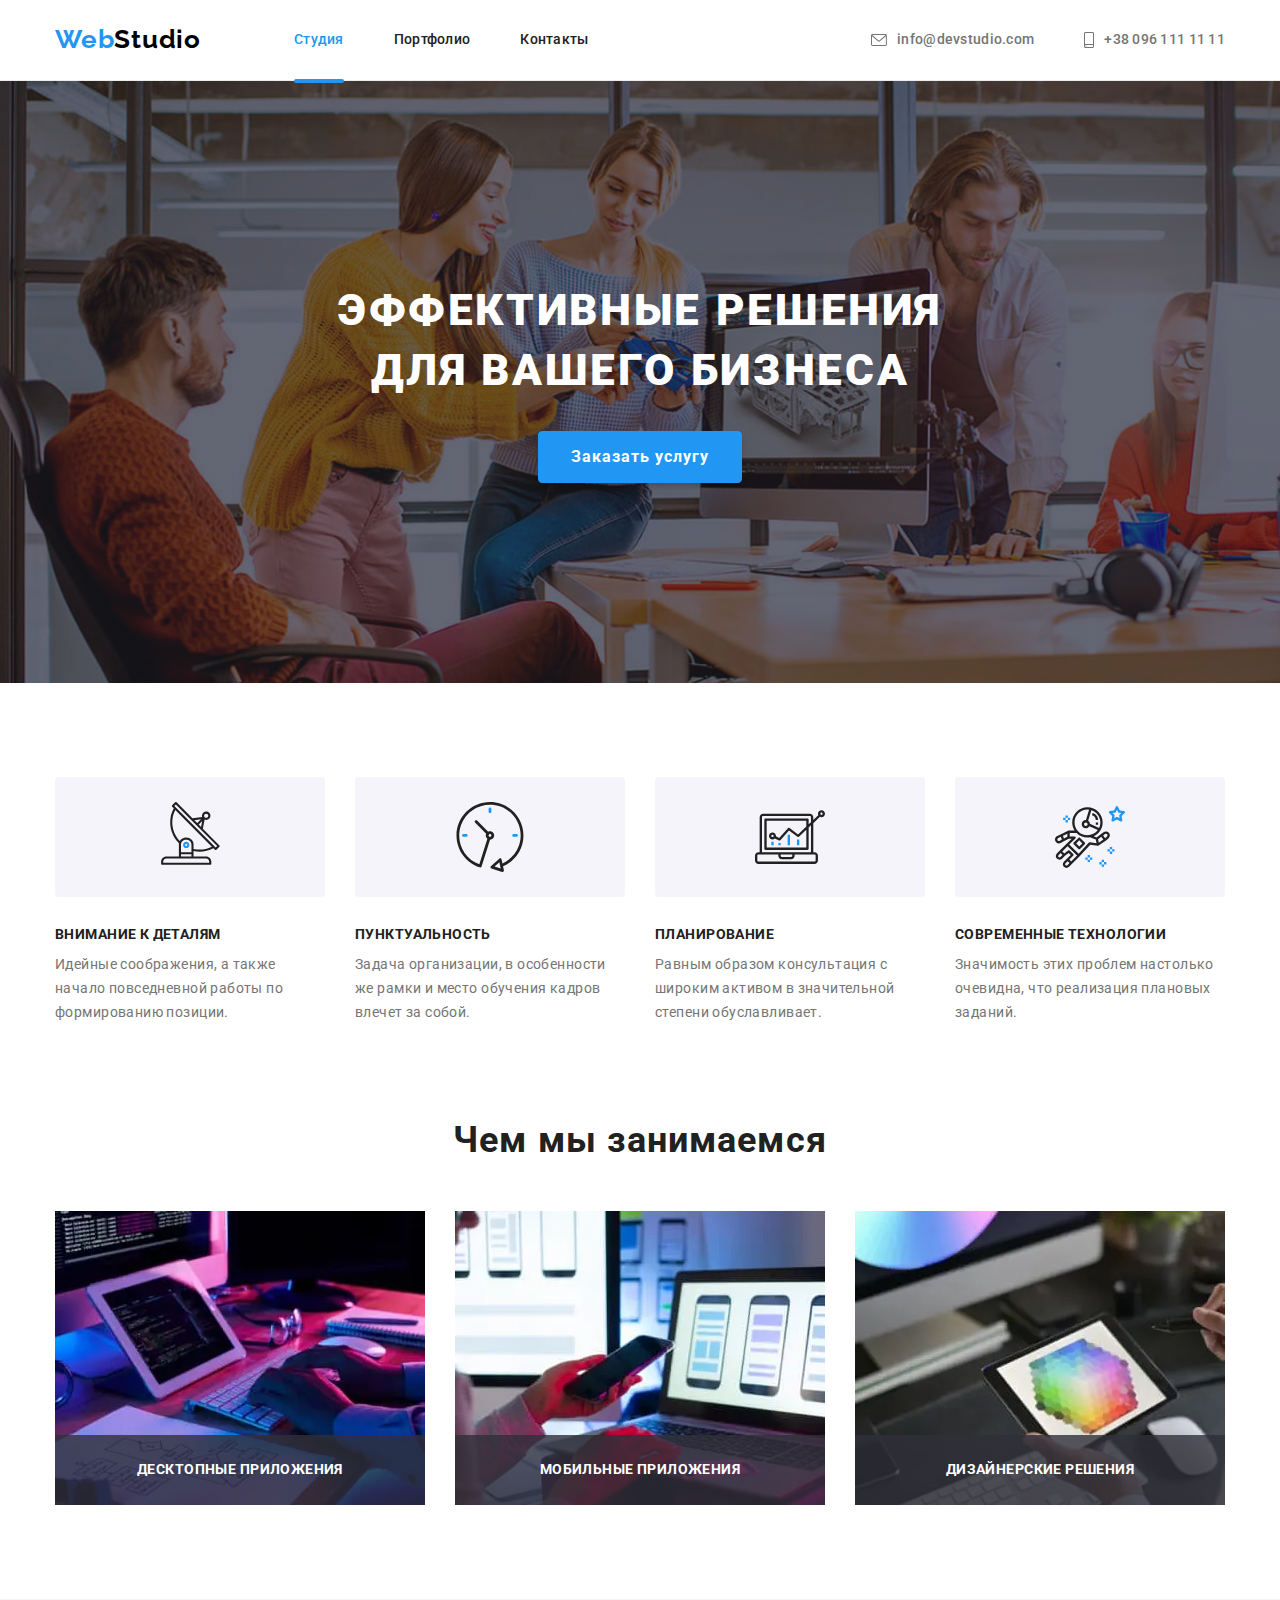
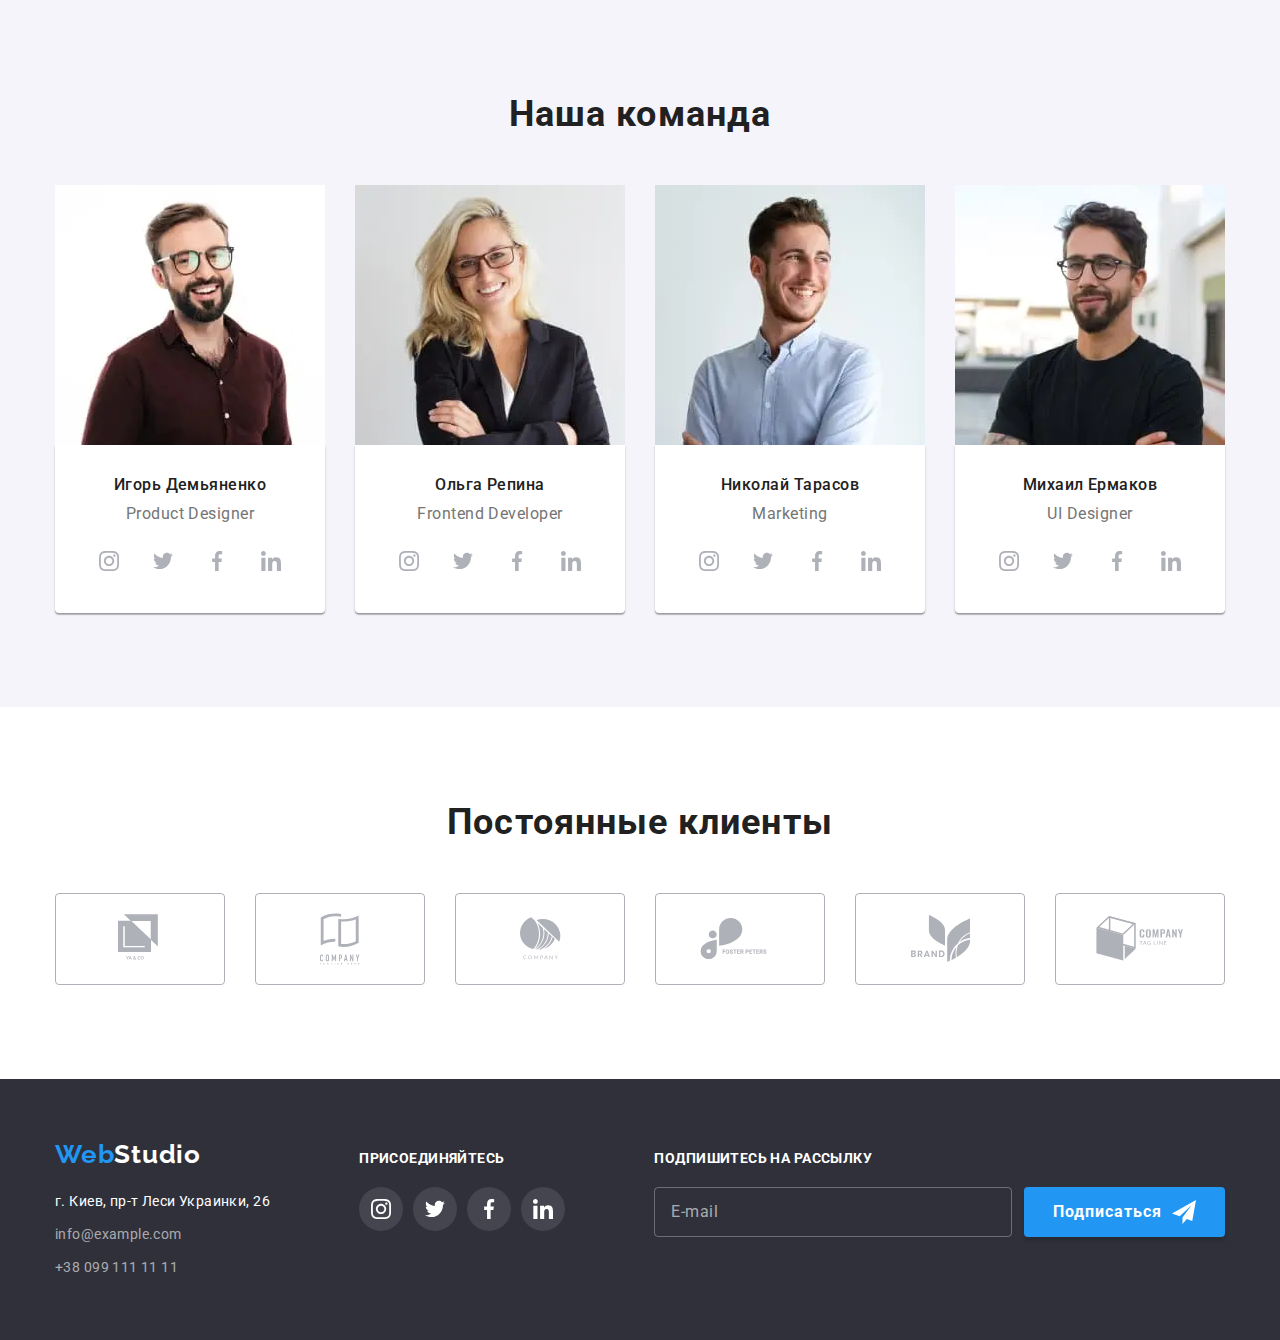
<file: index.html>
<!DOCTYPE html>
<html lang="ru">
<head>
    <meta charset="UTF-8">
    <meta http-equiv="X-UA-Compatible" content="IE=edge">
    <meta name="viewport" content="width=device-width, initial-scale=1.0">
    <title>Студия</title>
    <link rel="stylesheet" href="https://cdnjs.cloudflare.com/ajax/libs/modern-normalize/1.0.0/modern-normalize.min.css">
    <link rel="preconnect" href="https://fonts.gstatic.com">
    <link href="https://fonts.googleapis.com/css2?family=Raleway:wght@700&family=Roboto:wght@400;500;700;900&display=swap"
      rel="stylesheet">
        <link rel="stylesheet" href="./css/main.min.css">
</head>

<body>

    <!-- HEADER-->

    <header class="header">
        <div class="container">
            <nav class="navigation">
                <a class="logo logo__header link" href="./index.html">Web<span class="logo__theme_durk">Studio</span></a>
                <ul class="navigation_list list">
                    <li class="navigation__item">
                        <a class="navigation__current navigation__link link" href="./index.html">Студия</a>
                    </li>
                    <li class="navigation__item">
                        <a class="navigation__link link" href="./portfolio.html">Портфолио</a>
                    </li>
                    <li class="navigation__item">
                        <a class="navigation__link link" href="">Контакты</a>
                    </li>
                </ul>
            </nav>
            <button type="button" class="header__burger-btn" data-menu-button>
                <svg class="header__burger-icon" width="40" height="40">
                    <use href="./images/sprite.svg#icon-menu"></use>
                </svg>
            </button>
            <ul class="header__contacts-list list">
                <li class="header__contacts-item">
                    <a class="header__contacts-link link" href="mailto=info@devstudio.com">
                        <svg class="header__contacts-icon" width="16" height="12">
                            <use href="./images/sprite.svg#icon-envelope"></use>
                        </svg>info@devstudio.com
                    </a>
                </li>
                <li class="header__contacts-item">
                    <a class="header__contacts-link link" href="tel:+380961111111">
                        <svg class="header__contacts-icon" width="10" height="16">
                        <use href="./images/sprite.svg#icon-smartphone"></use>
                        </svg>+38 096 111 11 11
                    </a> 
                </li>
            </ul>
        </div>

        <!--=============== mobile menu  ===============-->

        <div class="mobile-menu" data-menu>
            <button type="button" class="mobile-menu__close-btn js-close-menu" data-menu-close>
                <svg class="mobile-menu__close-icon" width="40" height="40">
                    <use href="./images/sprite.svg#icon-close"></use>
                </svg>
            </button>
            <div class="mobile-menu__container">
                <ul class="mobile-menu__nav-list list">
                    <li class="mobile-menu__nav-item">
                        <a href="./index.html" class="mobile-menu__nav-link mobile-menu__current link">Студия</a>
                    </li>
                    <li class="mobile-menu__nav-item">
                        <a href="./portfolio.html" class="mobile-menu__nav-link link">Портфолио</a>
                    </li>
                    <li class="mobile-menu__nav-item">
                        <a href="#" class="mobile-menu__nav-link link">Контакты</a>
                    </li>
                </ul>
                <div class="mobile-menu__contacts">
                    <ul class="mobile-menu__contacts-list list">
                        <li class="mobile-menu__contacts-item">
                            <a href="tel:380961111111" class="mobile-menu__phone-link link">
                                +38 096 111 11 11</a>
                        </li>
                        <li class="mobile-menu__contacts-item">
                            <a href="mailto:info@devstudio.co" class="mobile-menu__mail-link mobile-menu__contact-link--color link">
                                info@devstudio.com</a>
                        </li>
                    </ul>
                    <ul class="mobile-menu__social-list list">
                        <li class="mobile-menu__social-item">
                            <a href="#" class="mobile-menu__social-link link">Instagram</a>
                        </li>
                        <li class="mobile-menu__social-item">
                            <a href="#" class="mobile-menu__social-link link">Twitter</a>
                        </li>
                        <li class="mobile-menu__social-item">
                            <a href="#" class="mobile-menu__social-link link">Facebook</a>
                        </li>
                        <li class="mobile-menu__social-item">
                            <a href="#" class="mobile-menu__social-link link">Linkedln</a>
                        </li>
                    </ul>
                </div>

            </div>
            
        </div>

        <!--===============end mobile menu  ===============-->
    </header>

    <main>

        <!-- HERO-->
        
        <section class="hero">
            <div class="container">
                <h1 class="hero__title">Эффективные решения для вашего бизнеса</h1>
                <button class="modal-btn hero__modal-btn" data-modal-open type="button">Заказать услугу</button>
            </div>
        </section>
        
        <!-- About US -->

        <section class="about">
            <div class="container">
                <h2 class="visually-hidden">О нас</h2>
                <ul class="about__list list">
                    <li class="about__item">
                        <div class="about__container-icon">
                            <svg class="about__icon" width="70" height="70">
                                <use href="./images/sprite.svg#icon-antenna"></use>
                            </svg>
                        </div>
                        <h3 class="about__title">Внимание к деталям</h3>
                        <p class="about__dscrptn">Идейные соображения, а также начало повседневной работы по формированию позиции.</p>
                    </li>
                    <li class="about__item">
                        <div class="about__container-icon">
                            <svg class="about__icon" width="70" height="70">
                                <use href="./images/sprite.svg#icon-clock"></use>
                            </svg>
                        </div>
                        <h3 class="about__title">Пунктуальность</h3>
                        <p class="about__dscrptn">Задача организации, в особенности же рамки и место обучения кадров влечет за собой.</p>
                    </li>
                    <li class="about__item">
                        <div class="about__container-icon">
                            <svg class="about__icon" width="70" height="70">
                                <use href="./images/sprite.svg#icon-diagram"></use>
                            </svg>
                        </div>
                        <h3 class="about__title">Планирование</h3>
                        <p class="about__dscrptn">Равным образом консультация с широким активом в значительной степени обуславливает.</p>
                    </li>
                    <li class="about__item">
                        <div class="about__container-icon">
                            <svg class="about__icon" width="70" height="70">
                                <use href="./images/sprite.svg#icon-astronaut"></use>
                            </svg>
                        </div>
                        <h3 class="about__title">Современные технологии</h3>
                        <p class="about__dscrptn">Значимость этих проблем настолько очевидна, что реализация плановых заданий.</p>
                    </li>
                </ul>
            </div>
        </section>

        <!--Our occupation-->

        <section class="occupation">
            <div class="container">
                <h2 class="occupation__title">Чем мы занимаемся</h2>
                <ul class="occupation__list list">
                    <li class="occupation__item">
                        <picture class="picture">
                            <source srcset="./images/img-section-occupation/desktop-occupation1.webp 1x, ./images/img-section-occupation/desktop-occupation1@2x.webp 2x"
                                media="(min-width: 1200px)" type="image/webp">
                            <source srcset="./images/img-section-occupation/desktop-occupation1.jpg 1x, ./images/img-section-occupation/desktop-occupation1.jpg 2x"
                                media="(min-width: 1200px)">
                            <img src="./images/img-section-occupation/desktop-occupation1.jpg" alt="разработчик занимается версткой">
                        </picture>
                       
                        <p class="occupation__caption">Десктопные приложения</p>
                    </li>
                    <li class="occupation__item">
                        <picture class="picture">
                            <source
                                srcset="./images/img-section-occupation/desktop-occupation2.webp 1x, ./images/img-section-occupation/desktop-occupation2@2x.webp 2x"
                                media="(min-width: 1200px)" type="image/webp">
                            <source
                                srcset="./images/img-section-occupation/desktop-occupation2.jpg 1x, ./images/img-section-occupation/desktop-occupation2.jpg 2x"
                                media="(min-width: 1200px)">
                            <img src="./images/img-section-occupation/desktop-occupation2.jpg" alt="разработчик работает над интерфейсом">
                        </picture>
                        
                        <p class="occupation__caption">Мобильные приложения</p>
                    </li>
                    <li class="occupation__item">
                        <picture class="picture">
                            <source
                                srcset="./images/img-section-occupation/desktop-occupation3.webp 1x, ./images/img-section-occupation/desktop-occupation3@2x.webp 2x"
                                media="(min-width: 1200px)" type="image/webp">
                            <source
                                srcset="./images/img-section-occupation/desktop-occupation3.jpg 1x, ./images/img-section-occupation/desktop-occupation3.jpg 2x"
                                media="(min-width: 1200px)">
                            <img src="./images/img-section-occupation/desktop-occupation3.jpg" alt="разработчик подбирает цветовое решение">
                        </picture>
                        <p class="occupation__caption">Дизайнерские решения</p>
                    </li>
                </ul>
            </div>
        </section>

        <!--Developments team-->

        <section class="developments">
            <div class="container">
                <h2 class="developments__title">Наша команда</h2>
                <ul class="developments__list list">
                    <li class="developments__item">
                        <picture class="picture">
                            <source
                                srcset="./images/img-section-development-team/desktop/desktop-product-designer.webp 1x, ./images/img-section-development-team/desktop/desktop-product-designer@2x.webp 2x"
                                media="(min-width: 1200px)" type="image/webp">
                            <source srcset="./images/img-section-development-team/desktop/desktop-product-designer.jpg 1x, ./images/img-section-development-team/desktop/desktop-product-designer@2x.jpg 2x" media="(min-width: 1200px)">
                            
                            <source
                                srcset="./images/img-section-development-team/tablet/tablet-product-designer.webp 1x, ./images/img-section-development-team/tablet/tablet-product-designer@2x.webp 2x"
                                media="(min-width: 768px)" type="image/webp">
                            <source srcset="./images/img-section-development-team/tablet/tablet-product-designer.jpg 1x, ./images/img-section-development-team/tablet/tablet-product-designer@2x.jpg 2x" media="(min-width: 768px)">
                            
                            <source
                                srcset="./images/img-section-development-team/mobile/mobile-product-designer.webp 1x, ./images/img-section-development-team/mobile/mobile-product-designer@2x.webp 2x"
                                media="(min-width: 320px)" type="image/webp">
                            <source srcset="./images/img-section-development-team/mobile/mobile-product-designer.jpg 1x, ./images/img-section-development-team/mobile/mobile-product-designer@2x.jpg 2x" media="(min-width: 320px)">
                            
                            <img src="./images/img-section-development-team/mobile/mobile-product-designer.jpg" alt="фотография дизайнера">
                        </picture>
                        
                        <div class="developments__wrapper">
                            <h3 class="developments__title-team">Игорь Демьяненко</h3>
                            <p class="developments__dscrptn" lang="en">Product Designer</p>
                            <ul class="social-list list">
                                <li class="social-list__item">
                                    <a href="" class="social-list__link link">
                                        <svg class="social-list__icon" width="20" height="20">
                                            <use href="./images/sprite.svg#icon-instagram"></use>
                                        </svg>
                                    </a>
                                </li>
                                <li class="social-list__item">
                                    <a href="" class="social-list__link link">
                                        <svg class="social-list__icon" width="20" height="20">
                                            <use href="./images/sprite.svg#icon-twitter"></use>
                                        </svg>
                                    </a>
                                </li>
                                <li class="social-list__item">
                                    <a href="" class="social-list__link link">
                                        <svg class="social-list__icon" width="20" height="20">
                                            <use href="./images/sprite.svg#icon-facebook"></use>
                                        </svg>
                                    </a>
                                </li>
                                <li class="social-list__item">
                                    <a href="" class="social-list__link link">
                                        <svg class="social-list__icon" width="20" height="20">
                                            <use href="./images/sprite.svg#icon-linkedin"></use>
                                        </svg>
                                    </a>
                                </li>
                            </ul>
                        </div>
                    </li>
                    <li  class="developments__item">
                        <picture class="picture">
                            <source
                                srcset="./images/img-section-development-team/desktop/desktop-frontend-developer.webp 1x, ./images/img-section-development-team/desktop/desktop-frontend-developer@2x.webp 2x"
                                media="(min-width: 1200px)" type="image/webp">
                            <source
                                srcset="./images/img-section-development-team/desktop/desktop-frontend-developer.jpg 1x, ./images/img-section-development-team/desktop/desktop-frontend-developer@2x.jpg 2x"
                                media="(min-width: 1200px)">
                            
                            <source
                                srcset="./images/img-section-development-team/tablet/tablet-frontend-developer.webp 1x, ./images/img-section-development-team/tablet/tablet-frontend-developer@2x.webp 2x"
                                media="(min-width: 768px)" type="image/webp">
                            <source
                                srcset="./images/img-section-development-team/tablet/tablet-frontend-developer.jpg 1x, ./images/img-section-development-team/tablet/tablet-frontend-developer@2x.jpg 2x"
                                media="(min-width: 768px)">
                            
                            <source
                                srcset="./images/img-section-development-team/mobile/mobile-frontend-developer.webp 1x, ./images/img-section-development-team/mobile/mobile-frontend-developer@2x.webp 2x"
                                media="(min-width: 320px)" type="image/webp">
                            <source
                                srcset="./images/img-section-development-team/mobile/mobile-frontend-developer.jpg 1x, ./images/img-section-development-team/mobile/mobile-frontend-developer@2x.jpg 2x"
                                media="(min-width: 320px)">
                            <img src="./images/img-section-development-team/mobile/mobile-frontend-developer.jpg" alt="фотография фронтенд разработчика">
                        </picture>
                        
                        <div class="developments__wrapper">
                            <h3 class="developments__title-team">Ольга Репина</h3>
                            <p class="developments__dscrptn" lang="en">Frontend Developer</p>
                            <ul class="social-list list">
                                <li class="social-list__item">
                                    <a href="" class="social-list__link link">
                                        <svg class="social-list__icon" width="20" height="20">
                                            <use href="./images/sprite.svg#icon-instagram"></use>
                                        </svg>
                                    </a>
                                </li>
                                <li class="social-list__item">
                                    <a href="" class="social-list__link link">
                                        <svg class="social-list__icon" width="20" height="20">
                                            <use href="./images/sprite.svg#icon-twitter"></use>
                                        </svg>
                                    </a>
                                </li>
                                <li class="social-list__item">
                                    <a href="" class="social-list__link link">
                                        <svg class="social-list__icon" width="20" height="20">
                                            <use href="./images/sprite.svg#icon-facebook"></use>
                                        </svg>
                                    </a>
                                </li>
                                <li class="social-list__item">
                                    <a href="" class="social-list__link link">
                                        <svg class="social-list__icon" width="20" height="20">
                                            <use href="./images/sprite.svg#icon-linkedin"></use>
                                        </svg>
                                    </a>
                                </li>
                            </ul>
                        </div>
                    </li>
                    <li  class="developments__item">
                        <picture class="picture">
                            <source
                                srcset="./images/img-section-development-team/desktop/desktop-marketing.webp 1x, ./images/img-section-development-team/desktop/desktop-marketing@2x.webp 2x"
                                media="(min-width: 1200px)" type="image/webp">
                            <source
                                srcset="./images/img-section-development-team/desktop/desktop-marketing.jpg 1x, ./images/img-section-development-team/desktop/desktop-marketing@2x.jpg 2x"
                                media="(min-width: 1200px)">
                            
                            <source
                                srcset="./images/img-section-development-team/tablet/tablet-marketing.webp 1x, ./images/img-section-development-team/tablet/tablet-marketing@2x.webp 2x"
                                media="(min-width: 768px)" type="image/webp">
                            <source
                                srcset="./images/img-section-development-team/tablet/tablet-marketing.jpg 1x, ./images/img-section-development-team/tablet/tablet-marketing@2x.jpg 2x"
                                media="(min-width: 768px)">
                            
                            <source
                                srcset="./images/img-section-development-team/mobile/mobile-marketing.webp 1x, ./images/img-section-development-team/mobile/mobile-marketing@2x.webp 2x"
                                media="(min-width: 320px)" type="image/webp">
                            <source
                                srcset="./images/img-section-development-team/mobile/mobile-marketing.jpg 1x, ./images/img-section-development-team/mobile/mobile-marketing@2x.jpg 2x"
                                media="(min-width: 320px)">
                            <img src="./images/img-section-development-team/mobile/mobile-marketing.jpg" alt="фотография маркетолога">
                        </picture>
                        
                        <div class="developments__wrapper">
                            <h3 class="developments__title-team">Николай Тарасов</h3>
                            <p class="developments__dscrptn" lang="en">Marketing</p>
                            <ul class="social-list list">
                                <li class="social-list__item">
                                    <a href="" class="social-list__link link">
                                        <svg class="social-list__icon" width="20" height="20">
                                            <use href="./images/sprite.svg#icon-instagram"></use>
                                        </svg>
                                    </a>
                                </li>
                                <li class="social-list__item">
                                    <a href="" class="social-list__link link">
                                        <svg class="social-list__icon" width="20" height="20">
                                            <use href="./images/sprite.svg#icon-twitter"></use>
                                        </svg>
                                    </a>
                                </li>
                                <li class="social-list__item">
                                    <a href="" class="social-list__link link">
                                        <svg class="social-list__icon" width="20" height="20">
                                            <use href="./images/sprite.svg#icon-facebook"></use>
                                        </svg>
                                    </a>
                                </li>
                                <li class="social-list__item">
                                    <a href="" class="social-list__link link">
                                        <svg class="social-list__icon" width="20" height="20">
                                            <use href="./images/sprite.svg#icon-linkedin"></use>
                                        </svg>
                                    </a>
                                </li>
                            </ul>
                        </div>
                    </li>
                    <li  class="developments__item">
                        <picture class="picture">
                            <source
                                srcset="./images/img-section-development-team/desktop/desktop-ui-designer.webp 1x, ./images/img-section-development-team/desktop/desktop-ui-designer@2x.webp 2x"
                                media="(min-width: 1200px)" type="image/webp">
                            <source
                                srcset="./images/img-section-development-team/desktop/desktop-ui-designer.jpg 1x, ./images/img-section-development-team/desktop/desktop-ui-designer@2x.jpg 2x"
                                media="(min-width: 1200px)">
                            
                            <source
                                srcset="./images/img-section-development-team/tablet/tablet-ui-designer.webp 1x, ./images/img-section-development-team/tablet/tablet-ui-designer@2x.webp 2x"
                                media="(min-width: 768px)" type="image/webp">
                            <source
                                srcset="./images/img-section-development-team/tablet/tablet-ui-designer.jpg 1x, ./images/img-section-development-team/tablet/tablet-ui-designer@2x.jpg 2x"
                                media="(min-width: 768px)">
                            
                            <source
                                srcset="./images/img-section-development-team/mobile/mobile-ui-designer.webp 1x, ./images/img-section-development-team/mobile/mobile-ui-designer@2x.webp 2x"
                                media="(min-width: 320px)" type="image/webp">
                            <source
                                srcset="./images/img-section-development-team/mobile/mobile-ui-designer.jpg 1x, ./images/img-section-development-team/mobile/mobile-ui-designer@2x.jpg 2x"
                                media="(min-width: 320px)">
                            <img src="./images/img-section-development-team/mobile/mobile-ui-designer.jpg"
                                alt="фотография дизайнера пользовательского интерфейса">
                        </picture>
                          
                        <div class="developments__wrapper">
                            <h3 class="developments__title-team">Михаил Ермаков</h3>
                            <p class="developments__dscrptn" lang="en">UI Designer</p>
                            <ul class="social-list list">
                                <li class="social-list__item">
                                    <a href="" class="social-list__link link">
                                        <svg class="social-list__icon" width="20" height="20">
                                            <use href="./images/sprite.svg#icon-instagram"></use>
                                        </svg>
                                    </a>
                                </li>
                                <li class="social-list__item">
                                    <a href="" class="social-list__link link">
                                        <svg class="social-list__icon" width="20" height="20">
                                            <use href="./images/sprite.svg#icon-twitter"></use>
                                        </svg>
                                    </a>
                                </li>
                                <li class="social-list__item">
                                    <a href="" class="social-list__link link">
                                        <svg class="social-list__icon" width="20" height="20">
                                            <use href="./images/sprite.svg#icon-facebook"></use>
                                        </svg>
                                    </a>
                                </li>
                                <li class="social-list__item">
                                    <a href="" class="social-list__link link">
                                        <svg class="social-list__icon" width="20" height="20">
                                            <use href="./images/sprite.svg#icon-linkedin"></use>
                                        </svg>
                                    </a>
                                </li>
                            </ul>
                        </div>
                    </li>
                </ul>
            </div>
        </section>

        <!--Regular customers--> 
        <section class="customers">
            <div class="container">
              <h2 class="customers__title">Постоянные клиенты</h2>
                <ul class="customers__list list">
                    <li class="customers__item">
                        <a href="" class="customers__link link">
                            <svg class="customers__icon" width="44" height="49">
                                <use href="./images/sprite.svg#icon-logo-square"></use>
                            </svg>
                        </a>
                    </li>
                    <li class="customers__item">
                        <a href="" class="customers__link link">
                            <svg class="customers__icon" width="40" height="52">
                                <use href="./images/sprite.svg#icon-logo-window"></use>
                            </svg>
                        </a>
                    </li>
                    <li class="customers__item">
                        <a href="" class="customers__link link">
                            <svg class="customers__icon" width="41" height="43">
                                <use href="./images/sprite.svg#icon-logo-orange"></use>
                            </svg>
                        </a>
                    </li>
                    <li class="customers__item">
                        <a href="" class="customers__link link">
                            <svg class="customers__icon" width="80" height="42">
                                <use href="./images/sprite.svg#icon-logo-location"></use>
                            </svg>
                        </a>
                    </li>
                    <li class="customers__item">
                        <a href="" class="customers__link link">
                            <svg class="customers__icon" width="59" height="47">
                                <use href="./images/sprite.svg#icon-logo-leaves"></use>
                            </svg>
                        </a>
                    </li>
                    <li class="customers__item">
                        <a href="" class="customers__link link">
                            <svg class="customers__icon" width="88" height="45">
                                <use href="./images/sprite.svg#icon-logo-cube"></use>
                            </svg>
                        </a>
                    </li>
                </ul>

            </div>

        </section>
    </main>

    <!-- FOOTER-->
    
    <footer class="footer">
        <div class="footer__container-main container">
            <div class="footer__container-address">
                <a class="logo logo__footer link" href="./index.html">Web<span class="logo__theme_light">Studio</span></a>
                <address class="footer__address">
                    <ul class="contact-list list">
                        <li class="contact-list__item">
                            <a class="contact-list__link contact-list__link-address link" href="https://goo.gl/maps/tsdU5EEPxmvVZAaJ6"
                                target="_blank" rel="noopener noreferrer">г. Киев,
                                пр-т Леси Украинки, 26
                            </a>
                        </li>
                        <li class="contact-list__item">
                            <a class="contact-list__link link" href="mailto:info@example.com" lang="en">info@example.com</a>
                        </li>
                        <li class="contact-list__item">
                            <a class="contact-list__link link" href="tel:+380991111111">+38 099 111 11 11</a>
                        </li>
                    </ul>
                </address>
            </div>
            <div class="footer__container-icons">
                <p class="footer__join">Присоединяйтесь</p>
                <ul class="footer-list-icons list">
                    <li class="social-list__item footer-list-icons__item">
                        <a href="" class="social-list__link footer-list-icons__link link">
                            <svg class="social-list__icon" width="20" height="20">
                                <use href="./images/sprite.svg#icon-instagram"></use>
                            </svg>
                        </a>
                    </li>
                    <li class="social-list__item footer-list-icons__item">
                        <a href="" class="social-list__link footer-list-icons__link link">
                            <svg class="social-list__icon" width="20" height="20">
                                <use href="./images/sprite.svg#icon-twitter"></use>
                            </svg>
                        </a>
                    </li>
                    <li class="social-list__item footer-list-icons__item">
                        <a href="" class="social-list__link footer-list-icons__link link">
                            <svg class="social-list__icon" width="20" height="20">
                                <use href="./images/sprite.svg#icon-facebook"></use>
                            </svg>
                        </a>
                    </li>
                    <li class="social-list__item footer-list-icons__item">
                        <a href="" class="social-list__link footer-list-icons__link link">
                            <svg class="social-list__icon" width="20" height="20">
                                <use href="./images/sprite.svg#icon-linkedin"></use>
                            </svg>
                        </a>
                    </li>
                </ul>
            </div>
            <div class="footer__container-form">
                <form action="#" class="footer-form" autocomplete="off">
                    <p class="footer-form__subscriber">Подпишитесь на рассылку</p>
                    <div class="footer-form__container">
                        <input type="email" name="user-email" placeholder="E-mail" class="footer-form__input" required minlength="5">
                        <button class="modal-btn footer-form__btn" type="submit">Подписаться
                            <svg class="footer-form__icon" width="24" height="24">
                                <use href="./images/sprite.svg#icon-send"></use>
                            </svg>
                        </button>
                    </div>
                    
                </form>
            </div>
            
        </div>
    </footer>

    <!-- END FOOTER -->

    <!-- MODAL WINDOW -->

    <div class="backdrop is-hidden" data-modal>
        <div class="modal">
            <button type="button" class="modal__close-btn" data-modal-close>
                <svg class="modal__btn-icon" width="11" height="11">
                    <use href="./images/sprite.svg#icon-close-modal"></use>
                </svg>
            </button>
            <form action="#" class="modal__form" autocomplete="off">
                <p class="modal__description-callu">Оставьте свои данные, мы вам перезвоним</p>
                <label class="modal__field">
                    Имя
                    <span class="modal__input-wrapper">
                        <input type="text" name="user-name" class="modal__input" required minlength="2">
                        <svg class="modal__icon" width="18" height="18">
                            <use href="./images/sprite.svg#icon-person"></use>
                        </svg>
                    </span>
                </label>
                <label class="modal__field">
                    Телефон
                    <span class="modal__input-wrapper">
                        <input type="tel" name="user-phone" class="modal__input"
                            pattern="[0-9]{3}-[0-9]{3}-[0-9]{2}-[0-9]{2}" title="096-111-11-11">
                        <svg class="modal__icon" width="18" height="18">
                            <use href="./images/sprite.svg#icon-phone"></use>
                        </svg>
                    </span>
                </label>
                <label class="modal__field">
                    Почта
                    <span class="modal__input-wrapper">
                        <input type="email" name="user-mail" class="modal__input" required
                            minlength="5">
                        <svg class="modal__icon" width="18" height="18">
                            <use href="./images/sprite.svg#icon-email"></use>
                        </svg>
                    </span>
                </label>
                <label class="modal__field modal__field-last">
                    Комментарий
                    <textarea name="user-message" class="modal__message" placeholder="Введите текст"></textarea>
                </label>
                <input type="checkbox" id="user-term" name="user-term" class="modal__term visually-hidden">
                <label for="user-term" class="modal__check-desc">Соглашаюсь с рассылкой и принимаю&nbsp;<a class="modal__link" href="">Условия
                        договора</a></label>
                <button type="submit" class="modal-btn modal__btn">Отправить</button>
            </form>
        </div>
    </div>

    <script src="./js/modal.js"></script>
    <script src="./js/mobile-menu.js"></script>

</body>

</html>
</file>
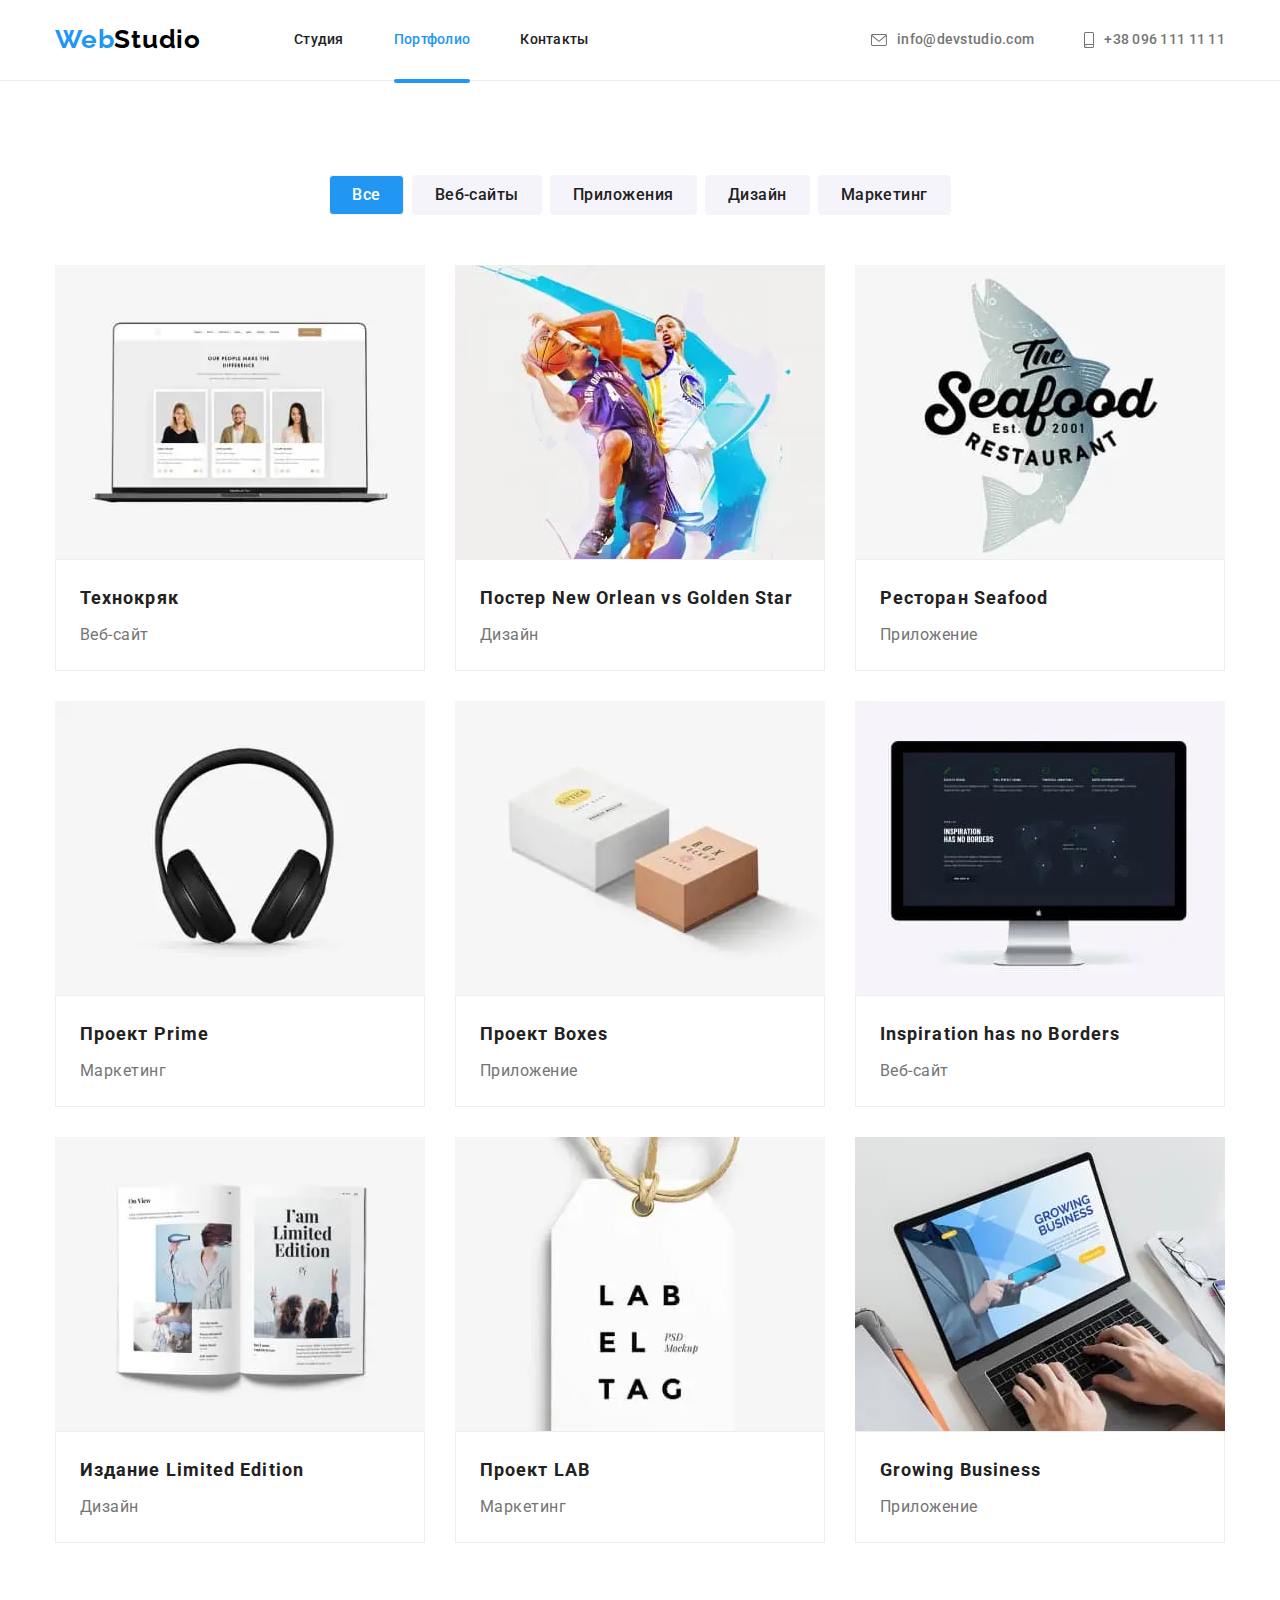
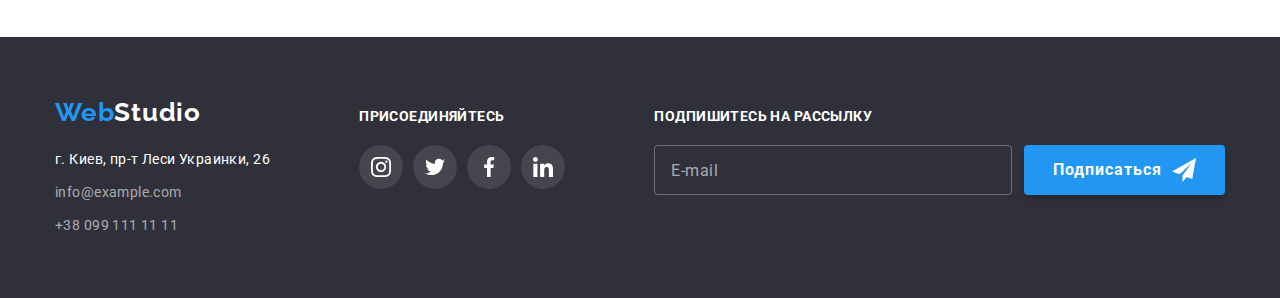
<file: portfolio.html>
<!DOCTYPE html>
<html lang="ru">
<head>
    <meta charset="UTF-8">
    <meta http-equiv="X-UA-Compatible" content="IE=edge">
    <meta name="viewport" content="width=device-width, initial-scale=1.0">
    <title>Портфолио</title>
    <link rel="stylesheet" href="https://cdnjs.cloudflare.com/ajax/libs/modern-normalize/1.0.0/modern-normalize.min.css">
    <link rel="preconnect" href="https://fonts.gstatic.com">
    <link href="https://fonts.googleapis.com/css2?family=Raleway:wght@700&family=Roboto:wght@400;500;700;900&display=swap" rel="stylesheet">
    <link rel="stylesheet" href="./css/main.min.css">
    
</head>

<body>

    <!-- HEADER-->

    <header class="header">
        <div class="container">
            <nav class="navigation">
                <a class="logo logo__header link" href="./index.html">Web<span class="logo__theme_durk">Studio</span></a>
                <ul class="navigation_list list">
                    <li class="navigation__item">
                        <a class="navigation__link link" href="./index.html">Студия</a>
                    </li>
                    <li class="navigation__item">
                        <a class="navigation__current navigation__link link" href="./portfolio.html">Портфолио</a>
                    </li>
                    <li class="navigation__item">
                        <a class="navigation__link link" href="">Контакты</a>
                    </li>
                </ul>
            </nav>
            <button type="button" class="header__burger-btn" data-menu-button>
                <svg class="header__burger-icon" width="40" height="40">
                    <use href="./images/sprite.svg#icon-menu"></use>
                </svg>
            </button>
            <ul class="header__contacts-list list">
                <li class="header__contacts-item">
                    <a class="header__contacts-link link" href="mailto=info@devstudio.com">
                        <svg class="header__contacts-icon" width="16" height="12">
                            <use href="./images/sprite.svg#icon-envelope"></use>
                        </svg>info@devstudio.com
                    </a>
                </li>
                <li class="header__contacts-item">
                    <a class="header__contacts-link link" href="tel:+380961111111">
                        <svg class="header__contacts-icon" width="10" height="16">
                            <use href="./images/sprite.svg#icon-smartphone"></use>
                        </svg>+38 096 111 11 11
                    </a>
                </li>
            </ul>
        </div>

        <!--=============== mobile menu  ===============-->
        
        <div class="mobile-menu" data-menu>
            <button type="button" class="mobile-menu__close-btn js-close-menu" data-menu-close>
                <svg class="mobile-menu__close-icon" width="40" height="40">
                    <use href="./images/sprite.svg#icon-close"></use>
                </svg>
            </button>

            <div class="mobile-menu__container">
                <ul class="mobile-menu__nav-list list">
                    <li class="mobile-menu__nav-item">
                        <a href="./index.html" class="mobile-menu__nav-link link">Студия</a>
                    </li>
                    <li class="mobile-menu__nav-item">
                        <a href="./portfolio.html" class="mobile-menu__nav-link mobile-menu__current link">Портфолио</a>
                    </li>
                    <li class="mobile-menu__nav-item">
                        <a href="#" class="mobile-menu__nav-link link">Контакты</a>
                    </li>
                </ul>
                <div class="mobile-menu__contacts">
                    <ul class="mobile-menu__contacts-list list">
                        <li class="mobile-menu__contacts-item">
                            <a href="tel:380961111111" class="mobile-menu__phone-link link">
                                +38 096 111 11 11</a>
                        </li>
                        <li class="mobile-menu__contacts-item">
                            <a href="mailto:info@devstudio.co" class="mobile-menu__mail-link mobile-menu__contact-link--color link">
                                info@devstudio.com</a>
                        </li>
                    </ul>
                    <ul class="mobile-menu__social-list list">
                        <li class="mobile-menu__social-item">
                            <a href="#" class="mobile-menu__social-link link">Instagram</a>
                        </li>
                        <li class="mobile-menu__social-item">
                            <a href="#" class="mobile-menu__social-link link">Twitter</a>
                        </li>
                        <li class="mobile-menu__social-item">
                            <a href="#" class="mobile-menu__social-link link">Facebook</a>
                        </li>
                        <li class="mobile-menu__social-item">
                            <a href="#" class="mobile-menu__social-link link">Linkedln</a>
                        </li>
                    </ul>
                </div>
            </div>
        </div>
        
        <!--===============end mobile menu  ===============-->
    </header>

    <main>

        <!-- single section -->

        <section class="portfolio">
            <div class="container">
                <h1  class="visually-hidden">Портфолио</h1>
                <ul class="portfolio-filter list">
                    <li class="portfolio-filter__btn-item">
                        <button class="portfolio-filter__btn portfolio-filter__currently" type="button">Все</button>
                    </li>
                    <li class="portfolio-filter__btn-item">
                        <button class="portfolio-filter__btn" type="button">Веб-сайты</button>
                    </li>
                    <li class="portfolio-filter__btn-item">
                        <button class="portfolio-filter__btn" type="button">Приложения</button>
                    </li>
                    <li class="portfolio-filter__btn-item">
                        <button class="portfolio-filter__btn" type="button">Дизайн</button>
                    </li>
                    <li class="portfolio-filter__btn-item">
                        <button class="portfolio-filter__btn" type="button">Маркетинг</button>
                    </li>
                </ul>
                <ul class="portfolio__cards-list list">
                    <li class="portfolio__cards-item">
                        <a class="portfolio__link link" href="">

                            <div class="portfolio__overlay-wrapper">
                                <picture class="picture">
                                    <source
                                        srcset="./images/img-portfolio/desktop/desktop-web-site-technokryk.webp 1x, ./images/img-portfolio/desktop/desktop-web-site-technokryk@2x.webp 2x"
                                        media="(min-width: 1200px)" type="image/webp">
                                    <source
                                        srcset="./images/img-portfolio/desktop/desktop-web-site-technokryk.jpg 1x, ./images/img-portfolio/desktop/desktop-web-site-technokryk@2x.jpg 2x"
                                        media="(min-width: 1200px)">
                                    
                                    <source
                                        srcset="./images/img-portfolio/tablet/tablet-web-site-technokryk.webp 1x, ./images/img-portfolio/tablet/tablet-web-site-technokryk@2x.webp 2x"
                                        media="(min-width: 768px)" type="image/webp">
                                    <source
                                        srcset="./images/img-portfolio/tablet/tablet-web-site-technokryk.jpg 1x, ./images/img-portfolio/tablet/tablet-web-site-technokryk@2x.jpg 2x"
                                        media="(min-width: 768px)">
                                    
                                    <source
                                        srcset="./images/img-portfolio/mobile/mobile-web-site-technokryk.webp 1x, ./images/img-portfolio/mobile/mobile-web-site-technokryk@2x.webp 2x"
                                        media="(min-width: 320px)" type="image/webp">
                                    <source
                                        srcset="./images/img-portfolio/mobile/mobile-web-site-technokryk.jpg 1x, ./images/img-portfolio/mobile/mobile-web-site-technokryk@2x.jpg 2x"
                                        media="(min-width: 320px)">
                                    <img src="./images/img-portfolio/mobile/mobile-web-site-technokryk.jpg" alt="">
                                </picture>
                                
                                <p class="portfolio__overlay">Технокряк это современная площадка распространения коронавируса. Компании используют эту платформу
                                    для цифрового шпионажа и атак на защищённые сервера конкурентов.</p>
                            </div>
                            
                            <div class="portfolio__cards-wrapper">
                                <h2 class="portfolio_title-link">Технокряк</h2>
                                <p class="portfolio__description">Веб-сайт</p>
                            </div>
                        </a>
                    </li>
                    <li class="portfolio__cards-item">
                        <a class="portfolio__link link" href="">
                            <div class="portfolio__overlay-wrapper">
                                <picture class="picture">
                                    <source
                                        srcset="./images/img-portfolio/desktop/desktop-design-poster.webp 1x, ./images/img-portfolio/desktop/desktop-design-poster@2x.webp 2x"
                                        media="(min-width: 1200px)" type="image/webp">
                                    <source
                                        srcset="./images/img-portfolio/desktop/desktop-design-poster.jpg 1x, ./images/img-portfolio/desktop/desktop-design-poster@2x.jpg 2x"
                                        media="(min-width: 1200px)">
                                    
                                    <source
                                        srcset="./images/img-portfolio/tablet/tablet-design-poster.webp 1x, ./images/img-portfolio/tablet/tablet-design-poster@2x.webp 2x"
                                        media="(min-width: 768px)" type="image/webp">
                                    <source
                                        srcset="./images/img-portfolio/tablet/tablet-design-poster.jpg 1x, ./images/img-portfolio/tablet/tablet-design-poster@2x.jpg 2x"
                                        media="(min-width: 768px)">
                                    
                                    <source
                                        srcset="./images/img-portfolio/mobile/mobile-design-poster.webp 1x, ./images/img-portfolio/mobile/mobile-design-poster@2x.webp 2x"
                                        media="(min-width: 320px)" type="image/webp">
                                    <source
                                        srcset="./images/img-portfolio/mobile/mobile-design-poster.jpg 1x, ./images/img-portfolio/mobile/mobile-design-poster@2x.jpg 2x"
                                        media="(min-width: 320px)">
                                    <img src="./images/img-portfolio/mobile/mobile-design-poster.jpg" alt="">
                                </picture>
                                
                                <p class="portfolio__overlay">Технокряк это современная площадка распространения коронавируса. Компании используют эту платформу
                                    для цифрового шпионажа и атак на защищённые сервера конкурентов.</p>
                            </div>
                            
                            <div class="portfolio__cards-wrapper">
                                <h2 class="portfolio_title-link">Постер <span lang="en">New Orlean vs Golden Star</span></h2>
                                <p class="portfolio__description">Дизайн</p>
                            </div>
                        </a>
                    </li>
                    <li class="portfolio__cards-item">
                        <a class="portfolio__link link" href="">
                            <div class="portfolio__overlay-wrapper">
                                <picture class="picture">
                                    <source
                                        srcset="./images/img-portfolio/desktop/desktop-attachment-restorant-seafood.webp 1x, ./images/img-portfolio/desktop/desktop-attachment-restorant-seafood@2x.webp 2x"
                                        media="(min-width: 1200px)" type="image/webp">
                                    <source
                                        srcset="./images/img-portfolio/desktop/desktop-attachment-restorant-seafood.jpg 1x, ./images/img-portfolio/desktop/desktop-attachment-restorant-seafood@2x.jpg 2x"
                                        media="(min-width: 1200px)">
                                    
                                    <source
                                        srcset="./images/img-portfolio/tablet/tablet-attachment-restorant-seafood.webp 1x, ./images/img-portfolio/tablet/tablet-attachment-restorant-seafood@2x.webp 2x"
                                        media="(min-width: 768px)" type="image/webp">
                                    <source
                                        srcset="./images/img-portfolio/tablet/tablet-attachment-restorant-seafood.jpg 1x, ./images/img-portfolio/tablet/tablet-attachment-restorant-seafood@2x.jpg 2x"
                                        media="(min-width: 768px)">
                                    
                                    <source
                                        srcset="./images/img-portfolio/mobile/mobile-attachment-restorant-seafood.webp 1x, ./images/img-portfolio/mobile/mobile-attachment-restorant-seafood@2x.webp 2x"
                                        media="(min-width: 320px)" type="image/webp">
                                    <source
                                        srcset="./images/img-portfolio/mobile/mobile-attachment-restorant-seafood.jpg 1x, ./images/img-portfolio/mobile/mobile-attachment-restorant-seafood@2x.jpg 2x"
                                        media="(min-width: 320px)">
                                    <img src="./images/img-portfolio/mobile/mobile-attachment-restorant-seafood.jpg" alt="">
                                </picture>
                                
                                <p class="portfolio__overlay">Технокряк это современная площадка распространения коронавируса. Компании используют эту платформу
                                    для цифрового шпионажа и атак на защищённые сервера конкурентов.</p>
                            </div>
                            
                            <div class="portfolio__cards-wrapper">
                                <h2 class="portfolio_title-link">Ресторан <span lang="en">Seafood</span></h2>
                                <p class="portfolio__description">Приложение</p>
                            </div>
                        </a>
                    </li>
                    <li class="portfolio__cards-item">
                        <a class="portfolio__link link" href="">
                            <div class="portfolio__overlay-wrapper">
                                <picture class="picture">
                                    <source
                                        srcset="./images/img-portfolio/desktop/desktop-marketing-project-prime.webp 1x, ./images/img-portfolio/desktop/desktop-marketing-project-prime@2x.webp 2x"
                                        media="(min-width: 1200px)" type="image/webp">
                                    <source
                                        srcset="./images/img-portfolio/desktop/desktop-marketing-project-prime.jpg 1x, ./images/img-portfolio/desktop/desktop-marketing-project-prime@2x.jpg 2x"
                                        media="(min-width: 1200px)">
                                    
                                    <source
                                        srcset="./images/img-portfolio/tablet/tablet-marketing-project-prime.webp 1x, ./images/img-portfolio/tablet/tablet-marketing-project-prime@2x.webp 2x"
                                        media="(min-width: 768px)" type="image/webp">
                                    <source
                                        srcset="./images/img-portfolio/tablet/tablet-marketing-project-prime.jpg 1x, ./images/img-portfolio/tablet/tablet-marketing-project-prime@2x.jpg 2x"
                                        media="(min-width: 768px)">
                                    
                                    <source
                                        srcset="./images/img-portfolio/mobile/mobile-marketing-project-prime.webp 1x, ./images/img-portfolio/mobile/mobile-marketing-project-prime@2x.webp 2x"
                                        media="(min-width: 320px)" type="image/webp">
                                    <source
                                        srcset="./images/img-portfolio/mobile/mobile-marketing-project-prime.jpg 1x, ./images/img-portfolio/mobile/mobile-marketing-project-prime@2x.jpg 2x"
                                        media="(min-width: 320px)">
                                    <img src="./images/img-portfolio/mobile/mobile-marketing-project-prime.jpg" alt="">
                                </picture>
                                
                                <p class="portfolio__overlay">Технокряк это современная площадка распространения коронавируса. Компании используют эту платформу
                                    для цифрового шпионажа и атак на защищённые сервера конкурентов.</p>
                            </div>
                            
                            <div class="portfolio__cards-wrapper">
                                <h2 class="portfolio_title-link">Проект <span lang="en">Prime</span></h2>
                                <p class="portfolio__description">Маркетинг</p>
                            </div>
                        </a>
                    </li>
                    <li class="portfolio__cards-item">
                        <a class="portfolio__link link" href="">
                            <div class="portfolio__overlay-wrapper">
                                <picture class="picture">
                                    <source
                                        srcset="./images/img-portfolio/desktop/desktop-attachment-project-boxes.webp 1x, ./images/img-portfolio/desktop/desktop-attachment-project-boxes@2x.webp 2x"
                                        media="(min-width: 1200px)" type="image/webp">
                                    <source
                                        srcset="./images/img-portfolio/desktop/desktop-attachment-project-boxes.jpg 1x, ./images/img-portfolio/desktop/desktop-attachment-project-boxes@2x.jpg 2x"
                                        media="(min-width: 1200px)">
                                    
                                    <source
                                        srcset="./images/img-portfolio/tablet/tablet-attachment-project-boxes.webp 1x, ./images/img-portfolio/tablet/tablet-attachment-project-boxes@2x.webp 2x"
                                        media="(min-width: 768px)" type="image/webp">
                                    <source
                                        srcset="./images/img-portfolio/tablet/tablet-attachment-project-boxes.jpg 1x, ./images/img-portfolio/tablet/tablet-attachment-project-boxes@2x.jpg 2x"
                                        media="(min-width: 768px)">
                                    
                                    <source
                                        srcset="./images/img-portfolio/mobile/mobile-attachment-project-boxes.webp 1x, ./images/img-portfolio/mobile/mobile-attachment-project-boxes@2x.webp 2x"
                                        media="(min-width: 320px)" type="image/webp">
                                    <source
                                        srcset="./images/img-portfolio/mobile/mobile-attachment-project-boxes.jpg 1x, ./images/img-portfolio/mobile/mobile-attachment-project-boxes@2x.jpg 2x"
                                        media="(min-width: 320px)">
                                    <img src="./images/img-portfolio/mobile/mobile-attachment-project-boxes.jpg" alt="">
                                </picture>
                                
                                <p class="portfolio__overlay">Технокряк это современная площадка распространения коронавируса. Компании используют эту платформу
                                    для цифрового шпионажа и атак на защищённые сервера конкурентов.</p>
                            </div>
                            
                            <div class="portfolio__cards-wrapper">
                                <h2 class="portfolio_title-link">Проект <span lang="en">Boxes</span></h2>
                                <p class="portfolio__description">Приложение</p>
                            </div>
                        </a>
                    </li>
                    <li class="portfolio__cards-item">
                        <a class="portfolio__link link" href="">
                            <div class="portfolio__overlay-wrapper">
                                <picture class="picture">
                                    <source
                                        srcset="./images/img-portfolio/desktop/desktop-web-site-inspiration.webp 1x, ./images/img-portfolio/desktop/desktop-web-site-inspiration@2x.webp 2x"
                                        media="(min-width: 1200px)" type="image/webp">
                                    <source
                                        srcset="./images/img-portfolio/desktop/desktop-web-site-inspiration.jpg 1x, ./images/img-portfolio/desktop/desktop-web-site-inspiration@2x.jpg 2x"
                                        media="(min-width: 1200px)">
                                    
                                    <source
                                        srcset="./images/img-portfolio/tablet/tablet-web-site-inspiration.webp 1x, ./images/img-portfolio/tablet/tablet-web-site-inspiration@2x.webp 2x"
                                        media="(min-width: 768px)" type="image/webp">
                                    <source
                                        srcset="./images/img-portfolio/tablet/tablet-web-site-inspiration.jpg 1x, ./images/img-portfolio/tablet/tablet-web-site-inspiration@2x.jpg 2x"
                                        media="(min-width: 768px)">
                                    
                                    <source
                                        srcset="./images/img-portfolio/mobile/mobile-web-site-inspiration.webp 1x, ./images/img-portfolio/mobile/mobile-web-site-inspiration@2x.webp 2x"
                                        media="(min-width: 320px)" type="image/webp">
                                    <source
                                        srcset="./images/img-portfolio/mobile/mobile-web-site-inspiration.jpg 1x, ./images/img-portfolio/mobile/mobile-web-site-inspiration@2x.jpg 2x"
                                        media="(min-width: 320px)">
                                    <img src="./images/img-portfolio/mobile/mobile-web-site-inspiration.jpg" alt="">
                                </picture>
                                
                                <p class="portfolio__overlay">Технокряк это современная площадка распространения коронавируса. Компании используют эту платформу
                                    для цифрового шпионажа и атак на защищённые сервера конкурентов.</p>
                            </div>
                            
                            <div class="portfolio__cards-wrapper">
                                <h2 class="portfolio_title-link" lang="en">Inspiration has no Borders</h2>
                                <p class="portfolio__description">Веб-сайт</p>
                            </div>
                        </a>
                    </li>
                    <li class="portfolio__cards-item">
                        <a class="portfolio__link link" href="">
                            <div class="portfolio__overlay-wrapper">
                                <picture class="picture">
                                    <source
                                        srcset="./images/img-portfolio/desktop/desktop-design-limited-edition.webp 1x, ./images/img-portfolio/desktop/desktop-design-limited-edition@2x.webp 2x"
                                        media="(min-width: 1200px)" type="image/webp">
                                    <source
                                        srcset="./images/img-portfolio/desktop/desktop-design-limited-edition.jpg 1x, ./images/img-portfolio/desktop/desktop-design-limited-edition@2x.jpg 2x"
                                        media="(min-width: 1200px)">
                                    
                                    <source
                                        srcset="./images/img-portfolio/tablet/tablet-design-limited-edition.webp 1x, ./images/img-portfolio/tablet/tablet-design-limited-edition@2x.webp 2x"
                                        media="(min-width: 768px)" type="image/webp">
                                    <source
                                        srcset="./images/img-portfolio/tablet/tablet-design-limited-edition.jpg 1x, ./images/img-portfolio/tablet/tablet-design-limited-edition@2x.jpg 2x"
                                        media="(min-width: 768px)">
                                    
                                    <source
                                        srcset="./images/img-portfolio/mobile/mobile-design-limited-edition.webp 1x, ./images/img-portfolio/mobile/mobile-design-limited-edition@2x.webp 2x"
                                        media="(min-width: 320px)" type="image/webp">
                                    <source
                                        srcset="./images/img-portfolio/mobile/mobile-design-limited-edition.jpg 1x, ./images/img-portfolio/mobile/mobile-design-limited-edition@2x.jpg 2x"
                                        media="(min-width: 320px)">
                                    <img src="./images/img-portfolio/mobile/mobile-design-limited-edition.jpg" alt="">
                                </picture>
                                
                                <p class="portfolio__overlay">Технокряк это современная площадка распространения коронавируса. Компании используют эту платформу
                                    для цифрового шпионажа и атак на защищённые сервера конкурентов.</p>
                            </div>
                            
                            <div class="portfolio__cards-wrapper">
                                <h2 class="portfolio_title-link">Издание <span lang="en">Limited Edition</span></h2>
                                <p class="portfolio__description">Дизайн</p>
                            </div>
                        </a>
                    </li>
                    <li class="portfolio__cards-item">
                        <a class="portfolio__link link" href="">
                            <div class="portfolio__overlay-wrapper">
                                <picture class="picture">
                                    <source
                                        srcset="./images/img-portfolio/desktop/desktop-marketing-lab.webp 1x, ./images/img-portfolio/desktop/desktop-marketing-lab@2x.webp 2x"
                                        media="(min-width: 1200px)" type="image/webp">
                                    <source
                                        srcset="./images/img-portfolio/desktop/desktop-marketing-lab.jpg 1x, ./images/img-portfolio/desktop/desktop-marketing-lab@2x.jpg 2x"
                                        media="(min-width: 1200px)">
                                    
                                    <source
                                        srcset="./images/img-portfolio/tablet/tablet-marketing-lab.webp 1x, ./images/img-portfolio/tablet/tablet-marketing-lab@2x.webp 2x"
                                        media="(min-width: 768px)" type="image/webp">
                                    <source
                                        srcset="./images/img-portfolio/tablet/tablet-marketing-lab.jpg 1x, ./images/img-portfolio/tablet/tablet-marketing-lab@2x.jpg 2x"
                                        media="(min-width: 768px)">
                                    
                                    <source
                                        srcset="./images/img-portfolio/mobile/mobile-marketing-lab.webp 1x, ./images/img-portfolio/mobile/mobile-marketing-lab@2x.webp 2x"
                                        media="(min-width: 320px)" type="image/webp">
                                    <source
                                        srcset="./images/img-portfolio/mobile/mobile-marketing-lab.jpg 1x, ./images/img-portfolio/mobile/mobile-marketing-lab@2x.jpg 2x"
                                        media="(min-width: 320px)">
                                    <img src="./images/img-portfolio/mobile/mobile-marketing-lab.jpg" alt="">
                                </picture>
                                
                                <p class="portfolio__overlay">Технокряк это современная площадка распространения коронавируса. Компании используют эту платформу
                                    для цифрового шпионажа и атак на защищённые сервера конкурентов.</p>
                            </div>
                            
                            <div class="portfolio__cards-wrapper">
                                <h2 class="portfolio_title-link">Проект <span lang="en">LAB</span></h2>
                                <p class="portfolio__description">Маркетинг</p>
                            </div>
                        </a>
                    </li>
                    <li class="portfolio__cards-item">
                        <a class="portfolio__link link" href="">
                            <div class="portfolio__overlay-wrapper">
                                <picture class="picture">
                                    <source
                                        srcset="./images/img-portfolio/desktop/desktop-attachment-growing-business.webp 1x, ./images/img-portfolio/desktop/desktop-attachment-growing-business@2x.webp 2x"
                                        media="(min-width: 1200px)" type="image/webp">
                                    <source
                                        srcset="./images/img-portfolio/desktop/desktop-attachment-growing-business.jpg 1x, ./images/img-portfolio/desktop/desktop-attachment-growing-business@2x.jpg 2x"
                                        media="(min-width: 1200px)">
                                    
                                    <source
                                        srcset="./images/img-portfolio/tablet/tablet-attachment-growing-business.webp 1x, ./images/img-portfolio/tablet/tablet-attachment-growing-business@2x.webp 2x"
                                        media="(min-width: 768px)" type="image/webp">
                                    <source
                                        srcset="./images/img-portfolio/tablet/tablet-attachment-growing-business.jpg 1x, ./images/img-portfolio/tablet/tablet-attachment-growing-business@2x.jpg 2x"
                                        media="(min-width: 768px)">
                                    
                                    <source
                                        srcset="./images/img-portfolio/mobile/mobile-attachment-growing-business.webp 1x, ./images/img-portfolio/mobile/mobile-attachment-growing-business@2x.webp 2x"
                                        media="(min-width: 320px)" type="image/webp">
                                    <source
                                        srcset="./images/img-portfolio/mobile/mobile-attachment-growing-business.jpg 1x, ./images/img-portfolio/mobile/mobile-attachment-growing-business@2x.jpg 2x"
                                        media="(min-width: 320px)">
                                    <img src="./images/img-portfolio/mobile/mobile-attachment-growing-business.jpg" alt="">
                                </picture>
                                
                                <p class="portfolio__overlay">Технокряк это современная площадка распространения коронавируса. Компании используют эту платформу
                                    для цифрового шпионажа и атак на защищённые сервера конкурентов.</p>
                            </div>
                            
                            <div class="portfolio__cards-wrapper">
                                <h2 class="portfolio_title-link" lang="en">Growing Business</h2>
                                <p class="portfolio__description">Приложение</p>
                            </div>
                        </a>
                    </li>
                </ul>
            </div>  
        </section>
    </main>

    <!-- FOOTER-->
    
    <footer class="footer">
        <div class="footer__container-main container">
            <div class="footer__container-address">
                <a class="logo logo__footer link" href="./index.html">Web<span class="logo__theme_light">Studio</span></a>
                <address class="footer__address">
                    <ul class="contact-list list">
                        <li class="contact-list__item">
                            <a class="contact-list__link contact-list__link-address link"
                                href="https://goo.gl/maps/tsdU5EEPxmvVZAaJ6" target="_blank" rel="noopener noreferrer">г. Киев,
                                пр-т Леси Украинки, 26
                            </a>
                        </li>
                        <li class="contact-list__item">
                            <a class="contact-list__link link" href="mailto:info@example.com" lang="en">info@example.com</a>
                        </li>
                        <li class="contact-list__item">
                            <a class="contact-list__link link" href="tel:+380991111111">+38 099 111 11 11</a>
                        </li>
                    </ul>
                </address>
            </div>
            <div class="footer__container-icons">
                <p class="footer__join">Присоединяйтесь</p>
                <ul class="footer-list-icons list">
                    <li class="social-list__item footer-list-icons__item">
                        <a href="" class="social-list__link footer-list-icons__link link">
                            <svg class="social-list__icon" width="20" height="20">
                                <use href="./images/sprite.svg#icon-instagram"></use>
                            </svg>
                        </a>
                    </li>
                    <li class="social-list__item footer-list-icons__item">
                        <a href="" class="social-list__link footer-list-icons__link link">
                            <svg class="social-list__icon" width="20" height="20">
                                <use href="./images/sprite.svg#icon-twitter"></use>
                            </svg>
                        </a>
                    </li>
                    <li class="social-list__item footer-list-icons__item">
                        <a href="" class="social-list__link footer-list-icons__link link">
                            <svg class="social-list__icon" width="20" height="20">
                                <use href="./images/sprite.svg#icon-facebook"></use>
                            </svg>
                        </a>
                    </li>
                    <li class="social-list__item footer-list-icons__item">
                        <a href="" class="social-list__link footer-list-icons__link link">
                            <svg class="social-list__icon" width="20" height="20">
                                <use href="./images/sprite.svg#icon-linkedin"></use>
                            </svg>
                        </a>
                    </li>
                </ul>
            </div>
            <div class="footer__container-form">
                <form action="#" class="footer-form" autocomplete="off">
                    <p class="footer-form__subscriber">Подпишитесь на рассылку</p>
                    <div class="footer-form__container">
                        <input type="email" name="user-email" placeholder="E-mail" class="footer-form__input" required minlength="5">
                        <button class="modal-btn footer-form__btn" type="submit">Подписаться
                            <svg class="footer-form__icon" width="24" height="24">
                                <use href="./images/sprite.svg#icon-send"></use>
                            </svg>
                        </button>
                    </div>
            
                </form>
            </div>
        
        </div>
    </footer>
    
    <script src="./js/mobile-menu.js"></script>
    
</body>
</html>
</file>
<file: css/main.min.css>
:root{--main-font: 'Roboto', sans-serif;--secondary-font: 'Raleway', sans-serif;--accent-color: #2196f3;--main-color: #757575;--second-color: #212121;--main-lite-color: #ffffff;--main-dark-color: #000000;--transparant-color: rgba(255, 255, 255, 0.6);--bckg-button-color: #188ce8;--bckg-btn-color: #f5f4fa;--background-section-footer: #2f303a;--border-color: #eeeeee;--border-header: #ececec;--icon-main-color: #afb1b8;--background-hero-color: #c4c4c4;--timing-function: cubic-bezier(0.4, 0, 0.2, 1)}.visually-hidden{position:absolute !important;clip:rect(1px 1px 1px 1px);clip:rect(1px, 1px, 1px, 1px);padding:0 !important;border:0 !important;height:1px !important;width:1px !important;overflow:hidden}body{font-family:var(--main-font),var(--secondary-font);color:var(--main-color)}h1,h2,h3,h4,p{margin:0}ul,ol{margin:0;padding:0}img{display:block;max-width:100%;height:auto}.link{text-decoration:none}.list{list-style:none}.container{width:100%;margin:0 auto;padding-left:15px;padding-right:15px}@media screen and (min-width: 480px){.container{max-width:480px}}@media screen and (min-width: 768px){.container{max-width:768px}}@media screen and (min-width: 1200px){.container{max-width:1200px}}.logo{font-family:var(--secondary-font);font-weight:700;font-size:24px;line-height:1.17;letter-spacing:.03em;color:var(--accent-color);display:inline-block}@media screen and (min-width: 1200px){.logo{font-weight:700;font-size:26px;line-height:1.19;letter-spacing:.03em}}.logo__header{padding-top:21px;padding-bottom:21px}@media screen and (min-width: 768px){.logo__header{margin-right:88px;padding-top:26px;padding-bottom:26px}}@media screen and (min-width: 1200px){.logo__header{margin-right:93px;padding-top:24px;padding-bottom:25px}}.logo__theme_durk{color:var(--main-dark-color)}.logo__footer{margin-bottom:20px}.logo__theme_light{color:var(--main-lite-color)}.social-list{display:flex;align-items:center;justify-content:center}.social-list__item{width:44px;height:44px}.social-list__item:not(:last-child){margin-right:10px}.social-list__link{display:flex;align-items:center;justify-content:center;width:100%;height:100%;border-radius:50%;color:var(--icon-main-color);background-color:var(--main-lite-color);transition:background-color 250ms var(--timing-function),color 250ms var(--timing-function)}.social-list__link:hover,.social-list__link:focus{color:var(--main-lite-color);background-color:var(--accent-color)}.social-list__icon{fill:currentColor}.navigation{display:flex;align-items:center;justify-content:space-between}.navigation_list{display:none}@media screen and (min-width: 768px){.navigation_list{display:flex}}.navigation__item:not(:last-child){margin-right:50px}.navigation__link{font-weight:500;font-size:14px;line-height:1.14;letter-spacing:.02em;color:var(--second-color);display:block;padding-top:32px;padding-bottom:32px;transition:color 250ms var(--timing-function)}.navigation__item{position:relative}.navigation__link:hover,.navigation__link:focus{color:var(--accent-color)}.navigation__current{color:var(--accent-color)}.navigation__current::after{content:'';position:absolute;bottom:-3px;left:0;width:100%;height:4px;background-color:var(--accent-color);border-radius:2px}.backdrop{position:fixed;top:0;left:0;width:100vw;height:100vh;background-color:rgba(0,0,0,0.2);transition:opacity 250ms var(--timing-function),visibility 250ms var(--timing-function)}.modal-btn{min-width:200px;font-family:inherit;font-weight:700;font-size:16px;line-height:1.88;letter-spacing:.06em;text-align:center;cursor:pointer;color:var(--main-lite-color);background-color:var(--accent-color);border-radius:4px;box-shadow:0px 4px 4px rgba(0,0,0,0.15);transition:background-color 250ms var(--timing-function),box-shadow 250ms var(--timing-function)}.modal-btn:hover,.modal-btn:focus,.modal-btn:active{background-color:var(bckg-button-color);box-shadow:0px 4px 4px rgba(0,0,0,0.15)}.portfolio-filter{display:flex;flex-wrap:wrap;margin-bottom:25px}@media screen and (min-width: 768px){.portfolio-filter{justify-content:center;margin-bottom:30px}}@media screen and (min-width: 1200px){.portfolio-filter{margin-bottom:50px}}.portfolio-filter__btn-item{margin-bottom:15px}@media screen and (min-width: 768px){.portfolio-filter__btn-item{margin-bottom:unset}}.portfolio-filter__btn-item:not(:last-child){margin-right:8px}.portfolio-filter__btn{font-family:inherit;font-weight:500;font-size:16px;line-height:1.63;letter-spacing:.03em;padding:6px 22px;cursor:pointer;color:var(--second-color);border:1px solid var(--bckg-btn-color);background:var(--bckg-btn-color);border-radius:4px;transition:background-color 250ms var(--timing-function),color 250ms var(--timing-function),box-shadow 250ms var(--timing-function),border 250ms var(--timing-function)}.portfolio-filter__btn:hover,.portfolio-filter__btn:focus{background-color:var(--accent-color);color:var(--main-lite-color);box-shadow:0px 3px 1px rgba(0,0,0,0.1),0px 1px 2px rgba(0,0,0,0.08),0px 2px 2px rgba(0,0,0,0.12);border:1px solid var(--accent-color)}.portfolio-filter__currently{background-color:var(--accent-color);color:var(--main-lite-color)}.contact-list__link{display:flex;flex-direction:column;align-items:center;font-weight:400;font-size:14px;line-height:1.71;letter-spacing:.03em;color:var(--transparant-color);transition:color 250ms var(--timing-function)}@media screen and (min-width: 1200px){.contact-list__link{align-items:flex-start}}.contact-list__link:hover,.contact-list__link:focus{color:var(--accent-color)}.contact-list__item:not(:last-child){margin-bottom:9px}.contact-list__link-address{color:var(--main-lite-color)}.header{border-bottom:1px solid var(--border-header)}.header .container{display:flex;align-items:center;justify-content:space-between}.header__contacts-list{display:none}@media screen and (min-width: 768px){.header__contacts-list{display:initial}}@media screen and (min-width: 768px){.header__contacts-list{padding-top:21px;padding-bottom:21px}}@media screen and (min-width: 1200px){.header__contacts-list{display:flex;align-items:center;justify-content:space-between;padding-top:unset;padding-bottom:unset}}@media screen and (min-width: 768px){.header__burger-btn{display:none}.header__contacts-item:not(:last-child){margin-bottom:10px}}@media screen and (min-width: 1200px){.header__contacts-item{padding-top:32px;padding-bottom:32px}.header__contacts-item:not(:last-child){margin-bottom:unset;margin-right:50px}}.header__contacts-link{font-weight:500;font-size:14px;line-height:1.14;letter-spacing:.02em;color:var(--main-color);transition:color 250ms var(--timing-function)}@media screen and (min-width: 768px){.header__contacts-link{display:flex}}@media screen and (min-width: 1200px){.header__contacts-link{display:flex;align-items:center;justify-content:space-between}}.header__contacts-link:hover,.header__contacts-link:focus{color:var(--accent-color)}.header__contacts-icon{fill:currentColor;margin-right:10px}.header__burger-btn{background-color:transparent;border:none;padding:0}.header__burger-icon{transition:fill 250ms var(--timing-function)}.header__burger-btn:hover .header__burger-icon,.header__burger-btn:focus .header__burger-icon{fill:var(--accent-color)}.hero{max-width:1600px;padding-top:118px;padding-bottom:118px;margin:0 auto;text-align:center;background-color:var(--background-hero-color);background-image:linear-gradient(rgba(47,48,58,0.4), rgba(47,48,58,0.4)),url("../images/hero/mobile-bcg.jpg");background-repeat:no-repeat;background-size:cover}@media screen and (min-width: 1200px){.hero{padding-top:200px;padding-bottom:200px}}.hero__title{font-weight:900;font-size:26px;line-height:1.62;letter-spacing:.06em;text-align:center;text-transform:uppercase;color:var(--main-lite-color);max-width:360px;margin:0 auto 30px}@media screen and (min-width: 1200px){.hero__title{font-weight:900;font-size:44px;line-height:1.36;letter-spacing:.06em;max-width:696px}}.hero__modal-btn{border:1px solid var(--accent-color);padding:10px 32px}@media (min-device-pixel-ratio: 2), (min-resolution: 192dpi), (min-resolution: 2dppx){.hero{background-image:linear-gradient(rgba(47,48,58,0.4), rgba(47,48,58,0.4)),url("../images/hero/mobile-bcg@2x.jpg")}}@media (min-width: 480px){.hero{background-image:linear-gradient(rgba(47,48,58,0.4), rgba(47,48,58,0.4)),url("../images/hero/tablet-bcg.jpg")}}@media (min-width: 480px) and (min-device-pixel-ratio: 2), (min-width: 480px) and (min-resolution: 192dpi), (min-width: 480px) and (min-resolution: 2dppx){.hero{background-image:linear-gradient(rgba(47,48,58,0.4), rgba(47,48,58,0.4)),url("../images/hero/tablet-bcg@2x.jpg")}}@media (min-width: 768px){.hero{background-image:linear-gradient(rgba(47,48,58,0.4), rgba(47,48,58,0.4)),url("../images/hero/desktop-bcg.jpg")}}@media (min-width: 768px) and (min-device-pixel-ratio: 2), (min-width: 768px) and (min-resolution: 192dpi), (min-width: 768px) and (min-resolution: 2dppx){.hero{background-image:linear-gradient(rgba(47,48,58,0.4), rgba(47,48,58,0.4)),url("../images/hero/desktop-bcg@2x.jpg")}}.about{padding-top:60px;padding-bottom:60px}@media screen and (min-width: 1200px){.about{padding-top:94px;padding-bottom:94px}}.about__dscrptn{font-weight:400;font-size:14px;line-height:1.71;letter-spacing:.03em}.about__title{text-transform:uppercase;font-weight:700;font-size:14px;line-height:1.14;letter-spacing:.03em;color:var(--second-color);margin-bottom:10px;text-align:center}@media screen and (min-width: 768px){.about__title{text-align:left}}@media screen and (min-width: 768px){.about__list{display:flex;flex-wrap:wrap;margin-right:-30px;margin-bottom:-30px}}.about__item{width:100%}.about__item:not(:last-child){margin-bottom:30px}@media screen and (min-width: 768px){.about__item{flex-basis:calc(100% / 2 - 30px);margin-right:30px;margin-bottom:30px}}@media screen and (min-width: 1200px){.about__item{flex-basis:calc(100% / 4 - 30px);width:270px}}.about__container-icon{display:flex;align-items:center;justify-content:center;width:100%;height:120px;background:var(--bckg-btn-color);border-radius:4px;margin-bottom:30px}.occupation{display:none;padding-top:0;padding-bottom:94px}@media screen and (min-width: 1200px){.occupation{display:block}}.occupation__title{font-weight:700;font-size:36px;line-height:1.17;letter-spacing:.03em;text-align:center;color:var(--second-color);margin-bottom:50px}.occupation__list{display:flex;flex-wrap:wrap;margin-right:-30px;margin-bottom:-30px}.occupation__item{position:relative;flex-basis:calc(100% / 3 - 30px);margin-right:30px;margin-bottom:30px}.occupation__caption{position:absolute;bottom:0;right:0;display:flex;align-items:center;justify-content:center;height:70px;width:100%;font-weight:700;font-size:14px;line-height:1.14;letter-spacing:.03em;text-align:center;text-transform:uppercase;color:var(--main-lite-color);background:rgba(47,48,58,0.8)}.developments{background-color:var(--bckg-btn-color);padding-top:60px;padding-bottom:60px}@media screen and (min-width: 1200px){.developments{padding-top:94px;padding-bottom:94px}}.developments__title{font-weight:700;font-size:28px;line-height:1.18;letter-spacing:.03em;text-align:center;color:var(--second-color);margin-bottom:30px}@media screen and (min-width: 1200px){.developments__title{font-weight:700;font-size:36px;line-height:1.17;letter-spacing:.03em;margin-bottom:50px}}.developments__title-team{font-weight:500;font-size:16px;line-height:1.19;letter-spacing:.03em;color:var(--second-color);margin-bottom:10px}.developments__dscrptn{font-weight:400;font-size:16px;line-height:1.19;letter-spacing:.03em;margin-bottom:16px}@media screen and (min-width: 768px){.developments__list{display:flex;flex-wrap:wrap;margin-right:-30px;margin-bottom:-30px;text-align:center}}.developments__item{width:100%}.developments__item:not(:last-child){margin-bottom:30px}@media screen and (min-width: 768px){.developments__item{flex-basis:calc(100% / 2 - 30px);margin-right:30px;margin-bottom:30px}}@media screen and (min-width: 1200px){.developments__item{flex-basis:calc(100% / 4 - 30px);width:270px}}.developments__wrapper{padding:30px 32px;text-align:center;background:var(--main-lite-color);box-shadow:0px 1px 3px rgba(0,0,0,0.12),0px 1px 1px rgba(0,0,0,0.14),0px 2px 1px rgba(0,0,0,0.2);border-radius:0px 0px 4px 4px}.customers{padding-top:60px;padding-bottom:60px}@media screen and (min-width: 1200px){.customers{padding-top:94px;padding-bottom:94px}}.customers__title{font-weight:700;font-size:28px;line-height:1.18;letter-spacing:.03em;text-align:center;color:var(--second-color);margin-bottom:30px}@media screen and (min-width: 1200px){.customers__title{font-weight:700;font-size:36px;line-height:1.17;letter-spacing:.03em;margin-bottom:50px}}@media screen and (min-width: 480px){.customers__list{display:flex;flex-wrap:wrap;margin-right:-30px;margin-bottom:-30px;text-align:center}}@media screen and (min-width: 1200px){.customers__list{display:flex;align-items:center;justify-content:space-between}}.customers__item{height:92px}.customers__item:not(:last-child){margin-bottom:30px}@media screen and (min-width: 480px){.customers__item{width:210px;flex-basis:calc(100% / 2 - 30px);margin-right:30px;margin-bottom:30px}}@media screen and (min-width: 768px){.customers__item{width:226px;flex-basis:calc(100% / 3 - 30px)}}@media screen and (min-width: 1200px){.customers__item{width:170px;flex-basis:auto}}.customers__link{display:flex;align-items:center;justify-content:center;color:var(--icon-main-color);width:100%;height:100%;border:1px solid var(--icon-main-color);border-radius:4px;transition:color 250ms var(--timing-function),border-color 250ms var(--timing-function)}.customers__link:hover,.customers__link:focus{color:var(--accent-color);border-color:var(--accent-color)}.customers__icon{display:flex;align-items:center;justify-content:center;fill:currentColor}.portfolio{padding-top:60px;padding-bottom:60px}@media screen and (min-width: 1200px){.portfolio{padding-top:94px;padding-bottom:94px}}.portfolio_title-link{font-weight:700;font-size:18px;line-height:2;letter-spacing:.06em;color:var(--second-color);margin-bottom:4px}.portfolio__description{font-weight:400;font-size:16px;line-height:1.88;letter-spacing:.03em;color:var(--main-color)}@media screen and (min-width: 768px){.portfolio__cards-list{display:flex;flex-wrap:wrap;flex-grow:1;margin-right:-30px;margin-bottom:-30px}}.portfolio__cards-item{display:flex;width:100%}.portfolio__cards-item:not(:last-child){margin-bottom:30px}@media screen and (min-width: 768px){.portfolio__cards-item{flex-basis:calc(100% / 2 - 30px);margin-right:30px;margin-bottom:30px}}@media screen and (min-width: 1200px){.portfolio__cards-item{flex-basis:calc(100% / 3 - 30px)}}.portfolio__cards-wrapper{flex-grow:1;padding:20px 24px;border:1px solid var(--border-color);box-sizing:border-box}.portfolio__link{display:flex;flex-direction:column;transition:box-shadow 250ms var(--timing-function)}.portfolio__link:hover,.portfolio__link:focus{box-shadow:0px 1px 1px rgba(0,0,0,0.12),0px 4px 4px rgba(0,0,0,0.06),1px 4px 6px rgba(0,0,0,0.16)}.portfolio__overlay-wrapper{position:relative;overflow:hidden}.portfolio__overlay{position:absolute;top:0;left:0;padding:63px 24px;height:100%;font-weight:400;font-size:18px;line-height:1.56;letter-spacing:.03em;color:var(--main-lite-color);background-color:transparent;transform:translateY(100%);transition:transform 250ms var(--timing-function),background-color 250ms var(--timing-function)}.portfolio__link:hover .portfolio__overlay,.portfolio__link:focus .portfolio__overlay{transform:translateY(0%);background-color:rgba(33,150,243,0.9)}.footer{background:var(--background-section-footer);padding-top:60px;padding-bottom:60px}.footer__address{font-style:normal}.footer__container-main{display:flex;flex-direction:column;align-items:center}@media screen and (min-width: 768px){.footer__container-main{flex-direction:row;flex-wrap:wrap;justify-content:space-around;align-items:baseline}}@media screen and (min-width: 1200px){.footer__container-main{flex-wrap:nowrap;justify-content:space-between}}.footer__container-address{margin-bottom:60px;display:flex;flex-direction:column;align-items:center}@media screen and (min-width: 1200px){.footer__container-address{align-items:flex-start;margin-bottom:unset}}.footer__join{font-weight:700;font-size:14px;line-height:1.14;letter-spacing:.03em;text-transform:uppercase;color:var(--main-lite-color);margin-bottom:20px}.footer__container-icons{box-sizing:border-box;display:flex;flex-direction:column;align-items:center;min-width:206px;margin-bottom:60px}@media screen and (min-width: 1200px){.footer__container-icons{align-items:flex-start;margin-bottom:unset}}.footer__container-form{width:100%}@media screen and (min-width: 1200px){.footer__container-form{width:unset}}.footer-list-icons{display:flex;align-items:center;justify-content:space-between}.footer-list-icons__link{color:var(--main-lite-color);background-color:rgba(255,255,255,0.1);transition:background-color 250ms var(--timing-function)}.footer-list-icons__link:hover,.footer-list-icons__link:focus{background-color:var(--accent-color)}.footer-form__subscriber{font-weight:700;font-size:14px;line-height:1.14;letter-spacing:.03em;text-transform:uppercase;color:var(--main-lite-color);margin-bottom:20px;text-align:center}@media screen and (min-width: 1200px){.footer-form__subscriber{text-align-last:left}}.footer-form__container{display:flex;flex-direction:column;align-items:center}@media screen and (min-width: 1200px){.footer-form__container{flex-direction:row}}.footer-form__input{width:100%;height:50px;border:1px solid rgba(255,255,255,0.3);border-radius:4px;padding:15px 16px;background-color:transparent;transition:box-shadow 250ms var(--timing-function);color:var(--main-lite-color);margin-bottom:20px}.footer-form__input::placeholder{font-weight:400;font-size:16px;line-height:1.25;letter-spacing:.03em;color:rgba(255,255,255,0.6)}.footer-form__input:focus{color:var(--main-lite-color);box-shadow:drop-shadow(0px 4px 4px rgba(0,0,0,0.15))}@media screen and (min-width: 768px){.footer-form__input{width:450px}}@media screen and (min-width: 1200px){.footer-form__input{width:358px;margin-bottom:unset;margin-right:12px}}.footer-form__icon{margin-left:10px}.footer-form__btn{display:flex;align-items:center;justify-content:center;border:none;padding:10px 29px}.is-hidden{opacity:0;visibility:hidden;pointer-events:none}.modal{position:absolute;top:50%;left:50%;transform:translate(-50%, -50%);width:100%;max-width:300px;background-color:var(--main-lite-color);box-shadow:0px 1px 3px rgba(0,0,0,0.12),0px 1px 1px rgba(0,0,0,0.14),0px 2px 1px rgba(0,0,0,0.2);border-radius:4px}@media screen and (min-width: 480px){.modal{width:100%;max-width:450px}}@media screen and (min-width: 1200px){.modal{width:100%;max-width:528px}}.modal__close-btn{position:absolute;top:8px;right:8px;width:30px;height:30px;background:var(--main-lite-color);border:1px solid rgba(0,0,0,0.1);border-radius:50%;cursor:pointer}.modal__btn-icon{transition:fill 250ms var(--timing-function)}.modal__close-btn:hover .modal__btn-icon,.modal__close-btn:focus .modal__btn-icon{fill:var(--accent-color)}.modal__form{display:flex;flex-direction:column;padding:40px 20px}@media screen and (min-width: 480px){.modal__form{padding:40px}}.modal__description-callu{font-weight:700;font-size:18px;line-height:1.28;letter-spacing:.03em;color:var(--second-color);text-align:center;margin-bottom:12px}@media screen and (min-width: 480px){.modal__description-callu{font-weight:700;font-size:20px;line-height:1.5;letter-spacing:.03em}}@media screen and (min-width: 1200px){.modal__description-callu{font-weight:700;font-size:20px;line-height:1.15;letter-spacing:.03em}}.modal__field{font-weight:400;font-size:12px;line-height:1.17;letter-spacing:.01em;cursor:pointer;margin-bottom:10px}.modal__field-last{margin-bottom:20px}.modal__input-wrapper{position:relative;display:block;margin-top:4px}.modal__input{width:100%;height:40px;border:1px solid rgba(33,33,33,0.2);border-radius:4px;padding-left:42px;transition:border-color 250ms var(--timing-function)}.modal__input:focus{outline:none;border-color:var(--accent-color)}.modal__icon{position:absolute;top:50%;left:12px;transform:translateY(-50%);display:block;fill:var(--second-color);transition:background-color 250ms var(--timing-function)}.modal__input:focus+.modal__icon{color:var(--accent-color);fill:var(--accent-color)}.modal__message{width:100%;height:120px;border:1px solid rgba(33,33,33,0.2);border-radius:4px;padding:12px 16px;resize:none;margin-top:4px;transition:border-color 250ms var(--timing-function)}.modal__message::placeholder{font-weight:400;font-size:12px;line-height:1.17;letter-spacing:.01em;color:rgba(117,117,117,0.5)}.modal__message:focus{outline:none;border-color:var(--accent-color)}.modal__check-desc{display:flex;align-items:center;justify-content:space-between;font-weight:400;font-size:8px;line-height:1.13;letter-spacing:.03em;margin:0 auto;margin-bottom:30px}@media screen and (min-width: 480px){.modal__check-desc{font-weight:400;font-size:12px;line-height:1.17;letter-spacing:.03em}}@media screen and (min-width: 1200px){.modal__check-desc{font-weight:400;font-size:14px;line-height:1.71;letter-spacing:.03em}}.modal__check-desc::before{display:block;content:'';background-image:url(../images/frame.svg);width:16px;height:15px;cursor:pointer;margin-right:7px;background-position:center}.modal__term:checked+.modal__check-desc::before{background-color:var(--accent-color);background-image:url("../images/check.svg")}.modal__term:focus-visible+.modal__check-desc::before{box-shadow:0 0 0 2px var(--accent-color)}.modal__link{color:var(--accent-color)}.modal__btn{align-self:center;padding:10px 55px;box-shadow:0px 4px 4px rgba(0,0,0,0.15);border:1px solid var(--bckg-btn-color);transition:background-color 250ms var(--timing-function)}.modal__btn:hover,.modal__btn:focus{background-color:var(--accent-color)}.mobile-menu{opacity:0;visibility:hidden;pointer-events:none;position:fixed;overflow-y:scroll;top:0;left:50%;width:100vw;max-width:767px;height:100vh;background-color:var(--main-lite-color);padding-top:48px;padding-bottom:48px;padding-left:40px;padding-right:83px;transform:translateY(-100%) translateX(-50%);transition:transform 250ms var(--timing-function)}@media screen and (min-width: 768px){.mobile-menu{display:none}}.mobile-menu__close-btn{background-color:transparent;border:none;padding:0;position:absolute;top:10px;right:15px;cursor:pointer}.mobile-menu__close-icon{transition:fill 250ms var(--timing-function)}.mobile-menu__close-btn:hover .mobile-menu__close-icon,.mobile-menu__close-btn:focus .mobile-menu__close-icon{fill:var(--accent-color)}.mobile-menu__container{height:100vh;display:flex;flex-direction:column;justify-content:space-between}.mobile-menu__nav-item:not(:last-child){margin-bottom:32px}.mobile-menu__nav-link{font-weight:500;font-size:40px;line-height:1.18;letter-spacing:.02em;color:var(--second-color);transition:color 250ms var(--timing-function)}.mobile-menu__nav-link:hover,.mobile-menu__nav-link:focus,.mobile-menu__nav-link:active{color:var(--accent-color)}.mobile-menu__contacts{padding-bottom:32px}.mobile-menu__contacts-list{margin-bottom:62px}.mobile-menu__contacts-item:not(:last-child){margin-bottom:32px}.mobile-menu__phone-link{font-weight:500;font-size:22px;line-height:1.18;letter-spacing:.01em;color:var(--accent-color)}.mobile-menu__mail-link{font-weight:500;font-size:24px;line-height:1.17;letter-spacing:.02em;color:var(--main-color)}.mobile-menu__social-list{display:flex;align-items:center;justify-content:space-between}.mobile-menu__social-item{border-right:1px solid rgba(33,33,33,0.2);padding-right:calc(10 * 100vw / 480);margin-right:10px}.mobile-menu__social-item:last-child{border-right:none}.mobile-menu__social-link{font-weight:500;font-size:12px;line-height:1.83;letter-spacing:.02em;color:var(--accent-color)}@media screen and (min-width: 480px){.mobile-menu__phone-link{font-weight:500;font-size:34px;line-height:1.18;letter-spacing:.02em}.mobile-menu__social-link{font-weight:500;font-size:18px;line-height:1.22;letter-spacing:.02em}.mobile-menu__social-item{padding-right:10px;margin-right:10px}}.mobile-menu__current{color:var(--accent-color)}.is-open{opacity:1;z-index:10;visibility:visible;pointer-events:auto;transform:translateY(0) translateX(-50%)}
/*# sourceMappingURL=main.min.css.map */
</file>
